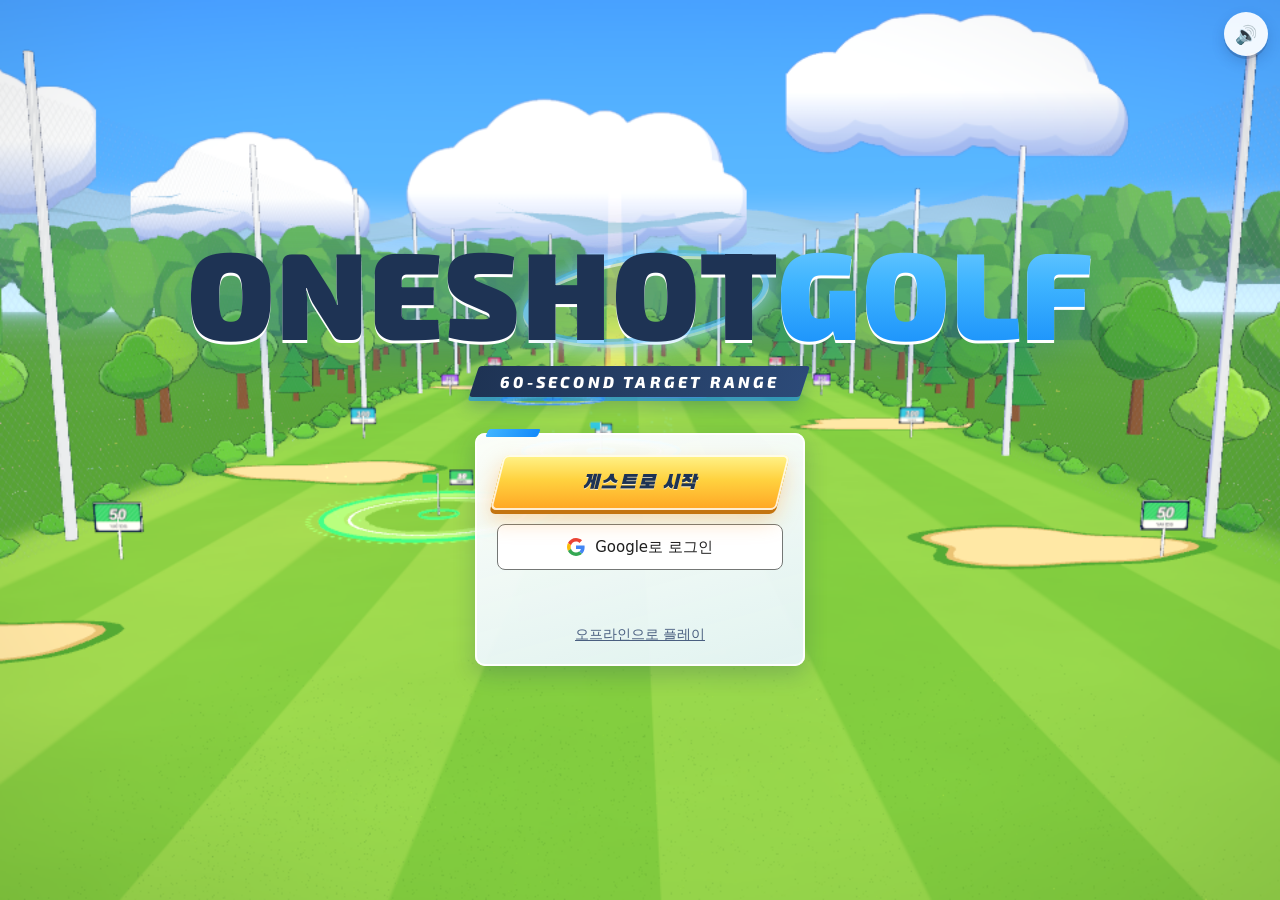
<file: index.html>
<!doctype html>
<html lang="ko">
  <head>
    <meta charset="UTF-8" />
    <meta name="viewport" content="width=device-width, initial-scale=1, maximum-scale=1, user-scalable=no, viewport-fit=cover" />
    <meta name="theme-color" content="#23c8ff" />
    <link rel="preconnect" href="https://fonts.googleapis.com" />
    <link rel="preconnect" href="https://fonts.gstatic.com" crossorigin />
    <link href="https://fonts.googleapis.com/css2?family=Black+Han+Sans&family=Exo+2:ital,wght@1,800;1,900&family=M+PLUS+Rounded+1c:wght@700;800&display=swap" rel="stylesheet" />
    <title>OneShotGolf — 60초 타깃 골프</title>
    <link rel="icon" href="data:image/svg+xml,<svg xmlns='http://www.w3.org/2000/svg' viewBox='0 0 100 100'><circle cx='50' cy='50' r='40' fill='white' stroke='%2323c8ff' stroke-width='8'/></svg>" />
    <script type="module" crossorigin src="./assets/main-1Ysx33g5.js"></script>
    <link rel="stylesheet" crossorigin href="./assets/main-D9eslPJM.css">
  </head>
  <body>
    <div id="app"></div>
    <div id="ui"></div>
  </body>
</html>
</file>
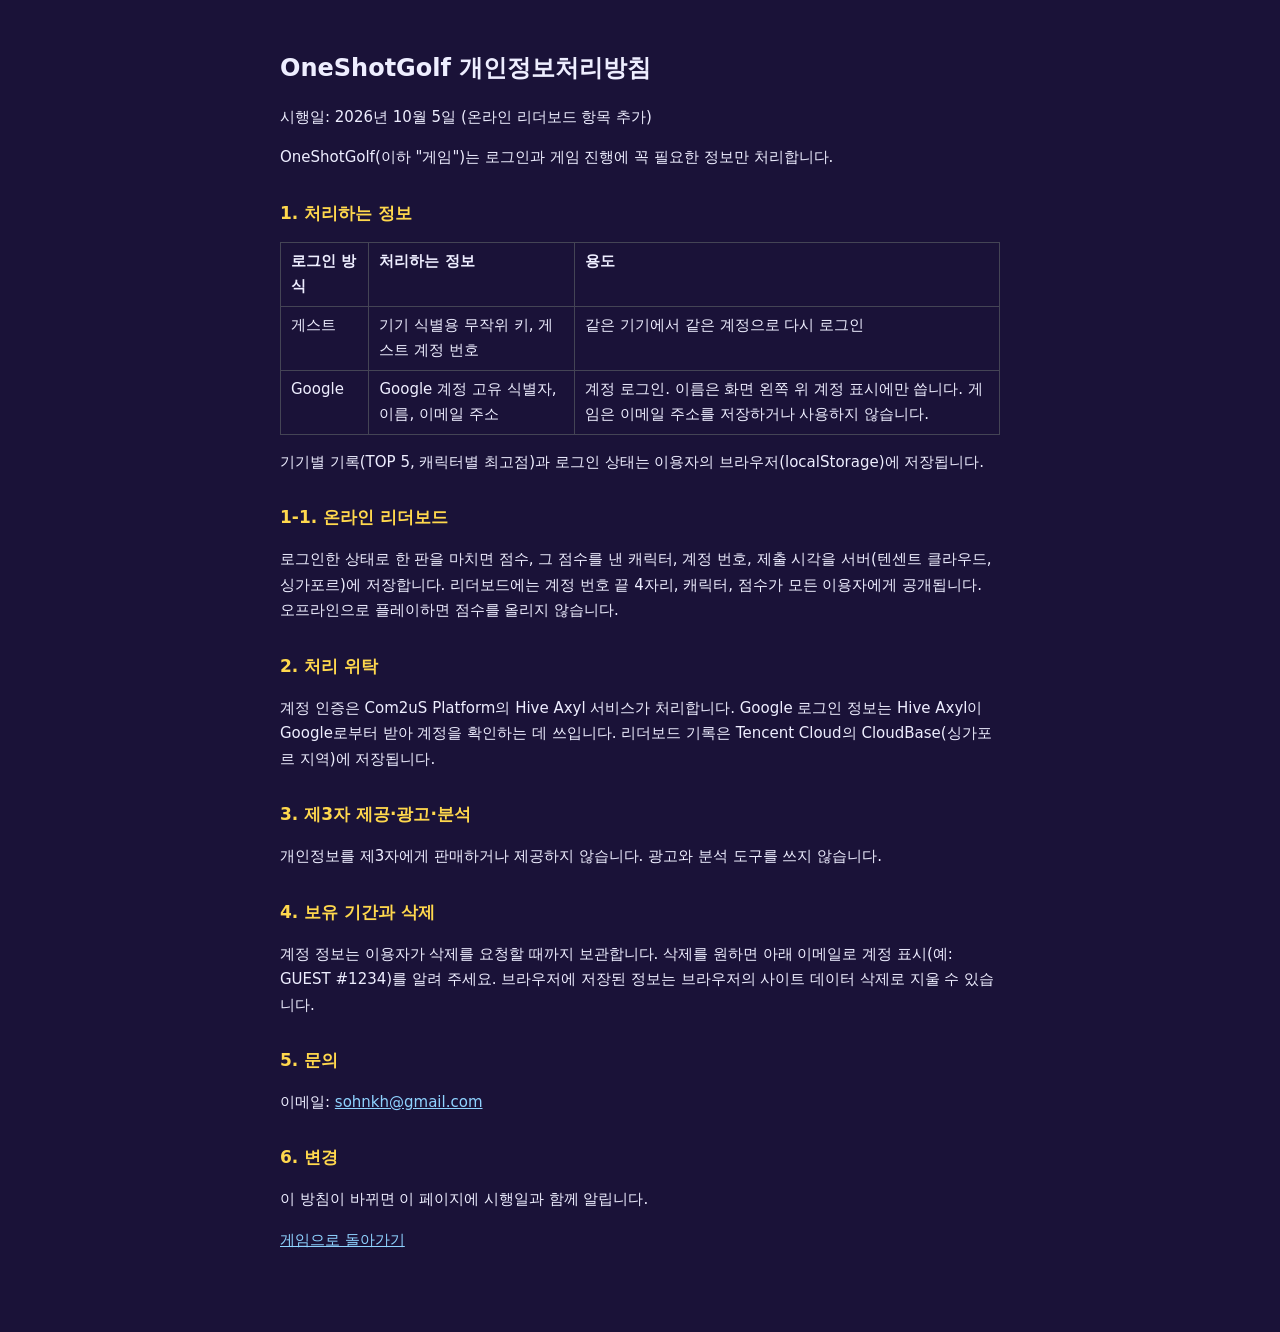
<file: privacy.html>
<!doctype html>
<html lang="ko">
  <head>
    <meta charset="UTF-8" />
    <meta name="viewport" content="width=device-width, initial-scale=1" />
    <title>개인정보처리방침 — OneShotGolf</title>
    <style>body{color:#eef;background:#1a1238;margin:0;font:15px/1.7 system-ui,sans-serif}main{max-width:720px;margin:0 auto;padding:32px 20px 64px}h1{font-size:24px}h2{color:#ffd84d;margin-top:28px;font-size:17px}a{color:#8fd3ff}td,th{text-align:left;vertical-align:top;border:1px solid #445;padding:6px 10px}table{border-collapse:collapse}</style>
  </head>
  <body>
    <main>
      <h1>OneShotGolf 개인정보처리방침</h1>
      <p>시행일: 2026년 10월 5일 (온라인 리더보드 항목 추가)</p>
      <p>OneShotGolf(이하 "게임")는 로그인과 게임 진행에 꼭 필요한 정보만 처리합니다.</p>

      <h2>1. 처리하는 정보</h2>
      <table>
        <tr><th>로그인 방식</th><th>처리하는 정보</th><th>용도</th></tr>
        <tr><td>게스트</td><td>기기 식별용 무작위 키, 게스트 계정 번호</td><td>같은 기기에서 같은 계정으로 다시 로그인</td></tr>
        <tr><td>Google</td><td>Google 계정 고유 식별자, 이름, 이메일 주소</td><td>계정 로그인. 이름은 화면 왼쪽 위 계정 표시에만 씁니다. 게임은 이메일 주소를 저장하거나 사용하지 않습니다.</td></tr>
      </table>
      <p>기기별 기록(TOP 5, 캐릭터별 최고점)과 로그인 상태는 이용자의 브라우저(localStorage)에 저장됩니다.</p>

      <h2>1-1. 온라인 리더보드</h2>
      <p>로그인한 상태로 한 판을 마치면 점수, 그 점수를 낸 캐릭터, 계정 번호, 제출 시각을 서버(텐센트 클라우드, 싱가포르)에 저장합니다. 리더보드에는 계정 번호 끝 4자리, 캐릭터, 점수가 모든 이용자에게 공개됩니다. 오프라인으로 플레이하면 점수를 올리지 않습니다.</p>

      <h2>2. 처리 위탁</h2>
      <p>계정 인증은 Com2uS Platform의 Hive Axyl 서비스가 처리합니다. Google 로그인 정보는 Hive Axyl이 Google로부터 받아 계정을 확인하는 데 쓰입니다. 리더보드 기록은 Tencent Cloud의 CloudBase(싱가포르 지역)에 저장됩니다.</p>

      <h2>3. 제3자 제공·광고·분석</h2>
      <p>개인정보를 제3자에게 판매하거나 제공하지 않습니다. 광고와 분석 도구를 쓰지 않습니다.</p>

      <h2>4. 보유 기간과 삭제</h2>
      <p>계정 정보는 이용자가 삭제를 요청할 때까지 보관합니다. 삭제를 원하면 아래 이메일로 계정 표시(예: GUEST #1234)를 알려 주세요. 브라우저에 저장된 정보는 브라우저의 사이트 데이터 삭제로 지울 수 있습니다.</p>

      <h2>5. 문의</h2>
      <p>이메일: <a href="mailto:sohnkh@gmail.com">sohnkh@gmail.com</a></p>

      <h2>6. 변경</h2>
      <p>이 방침이 바뀌면 이 페이지에 시행일과 함께 알립니다.</p>
      <p><a href="./">게임으로 돌아가기</a></p>
    </main>
  </body>
</html>
</file>
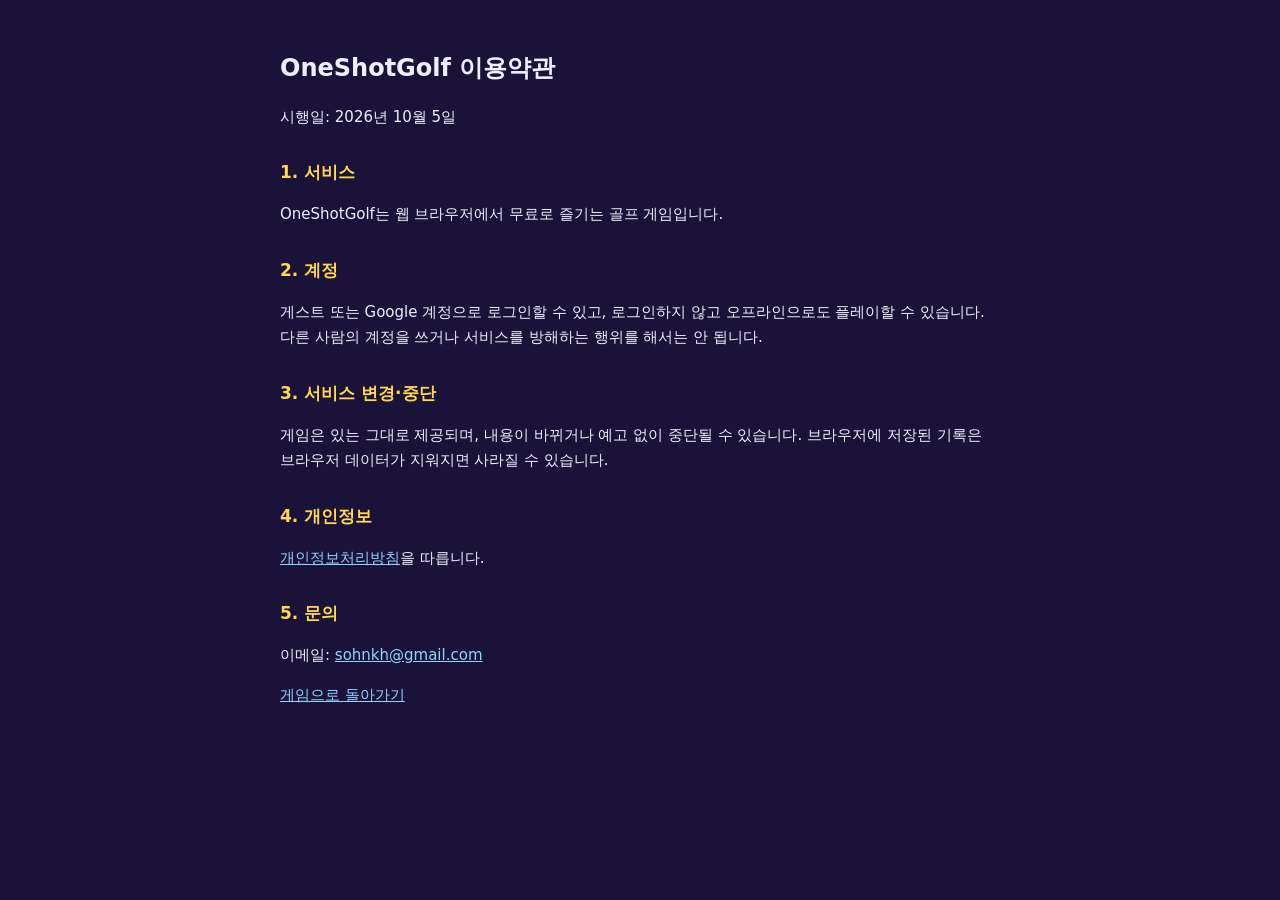
<file: terms.html>
<!doctype html>
<html lang="ko">
  <head>
    <meta charset="UTF-8" />
    <meta name="viewport" content="width=device-width, initial-scale=1" />
    <title>이용약관 — OneShotGolf</title>
    <style>body{color:#eef;background:#1a1238;margin:0;font:15px/1.7 system-ui,sans-serif}main{max-width:720px;margin:0 auto;padding:32px 20px 64px}h1{font-size:24px}h2{color:#ffd84d;margin-top:28px;font-size:17px}a{color:#8fd3ff}</style>
  </head>
  <body>
    <main>
      <h1>OneShotGolf 이용약관</h1>
      <p>시행일: 2026년 10월 5일</p>
      <h2>1. 서비스</h2>
      <p>OneShotGolf는 웹 브라우저에서 무료로 즐기는 골프 게임입니다.</p>
      <h2>2. 계정</h2>
      <p>게스트 또는 Google 계정으로 로그인할 수 있고, 로그인하지 않고 오프라인으로도 플레이할 수 있습니다. 다른 사람의 계정을 쓰거나 서비스를 방해하는 행위를 해서는 안 됩니다.</p>
      <h2>3. 서비스 변경·중단</h2>
      <p>게임은 있는 그대로 제공되며, 내용이 바뀌거나 예고 없이 중단될 수 있습니다. 브라우저에 저장된 기록은 브라우저 데이터가 지워지면 사라질 수 있습니다.</p>
      <h2>4. 개인정보</h2>
      <p><a href="privacy.html">개인정보처리방침</a>을 따릅니다.</p>
      <h2>5. 문의</h2>
      <p>이메일: <a href="mailto:sohnkh@gmail.com">sohnkh@gmail.com</a></p>
      <p><a href="./">게임으로 돌아가기</a></p>
    </main>
  </body>
</html>
</file>
<file: assets/main-D9eslPJM.css>
:root{--ink:#1e3354;--ink-soft:#4a5f80;--muted:#7586aa;--sky:#3fb4ff;--sky-deep:#128afa;--pink:#ff5fa2;--yellow:#ffd23f;--orange:#ffa524;--mint:#3fe0b0;--fever:#ff4f7b;--panel:linear-gradient(165deg, #fffffff7, #e8f5ffeb);--shadow:0 8px 22px #142c6438;--radius:10px;--display:"Exo 2", "Apple SD Gothic Neo", "Malgun Gothic", "Noto Sans KR", sans-serif;--display-kr:"Exo 2", "Black Han Sans", "Apple SD Gothic Neo", "Malgun Gothic", sans-serif;--font:"M PLUS Rounded 1c", "Apple SD Gothic Neo", "Noto Sans KR", system-ui, sans-serif;--outline:2px 0 0 var(--ink), -2px 0 0 var(--ink), 0 2px 0 var(--ink), 0 -2px 0 var(--ink), 1.5px 1.5px 0 var(--ink), -1.5px 1.5px 0 var(--ink), 1.5px -1.5px 0 var(--ink), -1.5px -1.5px 0 var(--ink)}*{box-sizing:border-box}html,body{height:100%;color:var(--ink);font-family:var(--font);font-synthesis-weight:none;-webkit-user-select:none;user-select:none;-webkit-tap-highlight-color:transparent;touch-action:none;background:#bfe6ff;margin:0;overflow:hidden}#app,#app canvas{width:100%;height:100%;display:block;position:fixed;inset:0}#ui{pointer-events:none;position:fixed;inset:0}#ui .screen{padding:max(16px, env(safe-area-inset-top)) 16px max(16px, env(safe-area-inset-bottom));flex-direction:column;justify-content:center;align-items:center;display:flex;position:absolute;inset:0}#ui button,#ui .card,#ui .interactive{pointer-events:auto}button{cursor:pointer;color:var(--ink);background:0 0;border:0;font-family:inherit}.btn{isolation:isolate;font-family:var(--display-kr);letter-spacing:.08em;color:var(--ink);text-shadow:0 1px #ffffffb3;padding:14px 42px;font-size:20px;font-style:italic;font-weight:900;transition:transform .14s cubic-bezier(.3,1.6,.5,1);position:relative}.btn:before,.btn:after{content:"";z-index:-1;border-radius:6px;position:absolute;inset:0;transform:skew(-14deg)}.btn:before{background:linear-gradient(180deg, #fff38a 0%, var(--yellow) 45%, var(--orange) 100%);box-shadow:inset 0 0 0 2px #fffc,0 4px #c47410,0 10px 22px #ff961e59}.btn:after{background:linear-gradient(105deg,#0000 38%,#ffffffd9 50%,#0000 62%) -160% 0/220% 100% no-repeat;animation:3s ease-in-out infinite shine}@keyframes shine{0%,55%{background-position:-160% 0}to{background-position:260% 0}}.btn:hover{transform:translateY(-2px)}.btn:active{transform:translateY(3px)scale(.97)}.btn:disabled{opacity:.6}.btn.secondary{color:#fff;text-shadow:0 2px #0a3c8c80}.btn.secondary:before{background:linear-gradient(180deg, #7fd3ff, var(--sky) 45%, var(--sky-deep));box-shadow:inset 0 0 0 2px #ffffffbf,0 4px #0a5cb8,0 10px 22px #128afa4d}.btn.ghost{font-family:var(--display);letter-spacing:.04em;padding:10px 26px;font-size:16px}.btn.ghost:before{background:#ffffffeb;box-shadow:inset 0 0 0 2px #1b2a4a24,0 3px #1b2a4a33,0 8px 16px #142c6429}.btn.ghost:after{display:none}.panel{background:var(--panel);border-radius:var(--radius);box-shadow:var(--shadow), inset 0 0 0 2px #fffffff2;color:var(--ink);position:relative}.panel:before{content:"";background:linear-gradient(90deg, var(--sky), var(--sky-deep));border-radius:2px;width:52px;height:8px;position:absolute;top:-4px;left:12px;transform:skew(-24deg)}.panel h3{font-family:var(--display);letter-spacing:.16em;color:var(--ink);text-align:center;margin:0 0 8px;font-size:15px;font-style:italic;font-weight:900}.logo{font-family:var(--display);letter-spacing:.01em;text-align:center;color:var(--ink);filter:drop-shadow(0 3px #fff)drop-shadow(0 10px 22px #125ab447);padding:0 .12em;font-size:clamp(46px,12.5vw,124px);font-weight:900;line-height:.92;animation:.7s cubic-bezier(.2,1.5,.4,1) both logoIn;position:relative}.logo span{background-image:linear-gradient(180deg, #7fd3ff 0%, var(--sky) 45%, var(--sky-deep) 100%);color:#0000;-webkit-background-clip:text;background-clip:text}.logo:before{content:"";z-index:-1;border:.05em solid #3fb4ff8c;border-radius:50%;width:1.9em;height:.62em;margin:-.31em 0 0 -.95em;position:absolute;top:50%;left:50%;transform:rotate(-8deg);box-shadow:0 0 18px #3fb4ff73}@keyframes logoIn{0%{opacity:0;transform:scale(.6)rotate(-4deg)}to{opacity:1;transform:none}}.tagline{font-family:var(--display);letter-spacing:.2em;color:#fff;text-align:center;isolation:isolate;margin:18px 0 26px;padding:6px 26px;font-size:clamp(12px,2.6vw,16px);font-style:italic;font-weight:800;position:relative}.tagline:before{content:"";z-index:-1;background:linear-gradient(90deg,#1e3354,#2c4a78);border-radius:3px;position:absolute;inset:0;transform:skew(-18deg);box-shadow:0 4px #128afa99,0 8px 18px #123c784d}.top5{min-width:min(330px,100%);margin-top:26px;padding:16px 22px 14px}.top5 ol,.lb ol{margin:0;padding:0;list-style:none}.top5 li{border-radius:6px;justify-content:space-between;align-items:center;gap:10px;padding:5px 6px;font-size:15px;font-weight:800;display:flex}.top5 li:nth-child(odd){background:#23c8ff12}.top5 li b,.lb li b{min-width:26px;font-family:var(--display);color:var(--sky-deep);font-style:italic;font-weight:900}.top5 li:first-child b{color:var(--orange)}.top5 li span:last-child,.lb li span:last-child{font-family:var(--display);font-variant-numeric:tabular-nums;font-style:italic;font-weight:900}.top5 li .who{color:var(--ink-soft);text-overflow:ellipsis;white-space:nowrap;flex:1;font-weight:700;overflow:hidden}.top5 li.me,.lb li.me{background:#ffd23f4d}.top5 li.me .who,.lb li.me .who{color:var(--ink)}.empty{color:var(--ink-soft);text-align:center;font-size:14px;font-weight:700}.lb-btn{margin-top:12px}.login{flex-direction:column;align-items:stretch;gap:14px;min-width:min(330px,100%);margin-top:10px;padding:22px 22px 16px;display:flex}.login .btn{width:100%}.gsi{color:#1f1f1f;background:#fff;border:1px solid #747775;border-radius:8px;justify-content:center;align-items:center;gap:10px;height:46px;padding:0 16px;font:500 15px/1 Roboto,system-ui,sans-serif;display:flex}.gsi svg{width:18px;height:18px}.gsi:disabled{opacity:.6}.login-msg{text-align:center;min-height:20px;color:var(--pink);font-size:14px;font-weight:800}.login-err{flex-direction:column;gap:10px;display:flex}.login-err[hidden]{display:none}.link{color:var(--ink-soft);background:0 0;padding:6px;font-size:14px;font-weight:700;text-decoration:underline}.account{top:max(12px, env(safe-area-inset-top));z-index:10;pointer-events:auto;position:fixed;left:12px}.badge-btn{isolation:isolate;color:var(--ink);font-family:var(--display);letter-spacing:.06em;text-overflow:ellipsis;white-space:nowrap;max-width:60vw;padding:9px 16px;font-size:13px;font-style:italic;font-weight:800;position:relative;overflow:hidden}.badge-btn:before{content:"";z-index:-1;background:#ffffffeb;border-radius:5px;position:absolute;inset:0;transform:skew(-14deg);box-shadow:0 3px #1b2a4a33,0 6px 14px #142c642e}.account-menu{flex-direction:column;gap:10px;margin-top:10px;padding:12px;display:flex}.account-menu[hidden]{display:none}.select{gap:16px;flex-direction:row!important;justify-content:flex-end!important;align-items:stretch!important}.select .side{flex-direction:column;gap:12px;width:min(540px,52vw);min-height:0;animation:.45s cubic-bezier(.2,1.2,.4,1) both slideIn;display:flex}@keyframes slideIn{0%{opacity:0;transform:translate(40px)}to{opacity:1;transform:none}}.select .info{padding:16px 20px 14px;overflow:hidden}.bigname{left:max(22px, env(safe-area-inset-left));top:max(18px, env(safe-area-inset-top));pointer-events:none;max-width:calc(100% - min(540px,52vw) - 60px);position:absolute}.bigname span{font-family:var(--display);letter-spacing:.16em;color:#fff;background:var(--ink);border-radius:3px;padding:3px 14px;font-size:13px;font-style:italic;font-weight:900;display:inline-block;transform:skew(-14deg)}.bigname b{font-family:var(--display);letter-spacing:-.01em;color:var(--ink);text-shadow:0 2px #ffffffd9,0 0 14px #fff9;margin-top:6px;font-size:clamp(24px,3vw,40px);font-style:italic;font-weight:900;line-height:1;display:block}.spinhint{left:calc(50% - min(540px,52vw)/2);bottom:max(18px, env(safe-area-inset-bottom));color:#fff;white-space:nowrap;pointer-events:none;background:#1b2a4a8c;border-radius:99px;padding:5px 14px;font-size:13px;font-weight:800;position:absolute;transform:translate(-50%)}.bigname.in{animation:.5s cubic-bezier(.2,1.3,.4,1) both nameIn}@keyframes nameIn{0%{opacity:0;transform:translate(-40px)}to{opacity:1;transform:none}}.select .info:after{content:"";pointer-events:none;background:repeating-linear-gradient(90deg,#23c8ff1a 0 10px,#0000 10px 20px);width:160px;position:absolute;top:0;bottom:0;right:-30px;transform:skew(-20deg)}.select .info .name{font-family:var(--display);color:var(--ink);font-size:30px;font-style:italic;font-weight:900;line-height:1.1}.select .info .meta{letter-spacing:.04em;color:#fff;background:var(--ink);border-radius:3px;margin:6px 0 10px;padding:3px 12px;font-size:12px;font-weight:800;display:inline-block;transform:skew(-12deg)}.stat{color:var(--ink-soft);grid-template-columns:62px 1fr;align-items:center;gap:10px;margin:6px 0;font-size:13px;font-weight:800;display:grid}.stat .bar{grid-template-columns:repeat(5,1fr);gap:4px;display:grid}.stat .bar i{background:#1b2a4a1a;border-radius:2px;height:12px;transform:skew(-20deg)}.stat .bar i.on{background:linear-gradient(180deg, color-mix(in srgb, var(--c,var(--sky)) 70%, #fff), var(--c,var(--sky)));box-shadow:0 0 8px color-mix(in srgb, var(--c,var(--sky)) 60%, transparent)}.grid{pointer-events:auto;touch-action:pan-y;flex:1;grid-template-columns:repeat(auto-fill,minmax(150px,1fr));align-content:start;gap:10px;min-height:0;padding:6px 4px;display:grid;overflow-y:auto}.card{cursor:pointer;text-align:left;color:var(--ink);background:linear-gradient(165deg,#fff,#eaf6ff);border:0;border-radius:10px;align-items:center;gap:10px;padding:9px 12px;transition:transform .15s cubic-bezier(.3,1.6,.5,1);display:flex;position:relative;box-shadow:0 0 0 2px #1b2a4a1a,0 5px 12px #142c6429}.card:hover{transform:translateY(-2px)}.card.on{box-shadow:0 0 0 3px var(--ink), 0 0 0 6px var(--yellow), 0 10px 20px #ffaa1e59;background:linear-gradient(165deg,#fffbe0,#ffe88a);transform:translateY(-3px)}.card .sw{border-radius:50%;flex:none;width:46px;height:46px;box-shadow:0 0 0 3px #fff,0 0 0 5px #1b2a4a2e,0 3px 8px #0003}.card .n{font-size:13px;font-weight:900;line-height:1.15}.card .s{color:var(--ink-soft);font-size:11px;font-weight:800;font-family:var(--display);margin-top:3px;font-style:italic}.select .actions{align-items:center;gap:14px;padding:4px 8px;display:flex}.select .actions .btn{flex:1}.select .actions .btn:not(.ghost){flex:1.6;font-size:22px}.count{font-family:var(--display);background-image:linear-gradient(180deg, #fff 25%, #fff3a8 55%, var(--orange));color:#0000;-webkit-text-stroke:clamp(3px, .8vw, 6px) var(--ink);filter:drop-shadow(0 8px 0 var(--ink)) drop-shadow(0 16px 30px #14327859);-webkit-background-clip:text;background-clip:text;padding:0 .15em;font-size:clamp(100px,26vw,220px);font-style:italic;font-weight:900;line-height:1;animation:.8s cubic-bezier(.2,1.6,.4,1) pop}@keyframes pop{0%{opacity:0;transform:scale(2.2)rotate(-8deg)}35%{opacity:1;transform:scale(1)rotate(0)}to{opacity:.9;transform:scale(.92)}}.hud{justify-content:space-between!important}.hud .top{grid-template-columns:1fr auto 1fr;align-items:start;gap:8px;width:100%;padding-right:52px;display:grid}.hud .box{padding:9px 16px 8px}.hud .lbl{font-family:var(--display);color:var(--sky-deep);letter-spacing:.18em;font-size:11px;font-style:italic;font-weight:900}.hud .val{font-family:var(--display);font-variant-numeric:tabular-nums;color:var(--ink);font-size:clamp(24px,5vw,36px);font-style:italic;font-weight:900;line-height:1}.hud .val.bump{animation:.22s cubic-bezier(.2,1.8,.4,1) bump}@keyframes bump{0%{color:var(--pink);transform:scale(1.35)}to{transform:scale(1)}}.hud .top>.box:first-child{justify-self:start;min-width:120px}.hud .right{text-align:right;justify-self:end;min-width:96px}.hud .timer{border-radius:50%;flex-direction:column;justify-content:center;align-items:center;width:104px;height:104px;padding:0;display:flex}.hud .timer:before{display:none}.hud .timer .ring{background:conic-gradient(var(--sky) calc(var(--t,1) * 360deg), #1b2a4a24 0);border-radius:50%;position:absolute;inset:-6px;-webkit-mask:radial-gradient(farthest-side,#0000 calc(100% - 8px),#000 calc(100% - 7px));mask:radial-gradient(farthest-side,#0000 calc(100% - 8px),#000 calc(100% - 7px))}.hud .timer .val{font-size:clamp(36px,8vw,50px)}.hud.fever .timer .ring{background:conic-gradient(var(--fever) calc(var(--t,1) * 360deg), #ff4f7b33 0)}.hud.fever .timer{animation:.5s infinite alternate throb;box-shadow:0 0 0 4px #ff4f7b59,0 0 30px #ff4f7b99}.hud.fever .timer .val{color:var(--fever)}.feverTag{font-family:var(--display);color:#fff;background:var(--fever);letter-spacing:.1em;white-space:nowrap;border-radius:3px;padding:2px 10px;font-size:12px;font-style:italic;font-weight:900;display:none;position:absolute;bottom:-18px;transform:skew(-14deg)}.hud.fever .feverTag{display:block}.hud.fever:after{content:"";pointer-events:none;animation:.5s infinite alternate throbGlow;position:absolute;inset:0;box-shadow:inset 0 0 90px #ff4f7b73}@keyframes throb{to{transform:scale(1.06)}}@keyframes throbGlow{to{opacity:.55}}.combo{font-family:var(--display);color:#fff;margin-top:4px;font-size:13px;font-style:italic;font-weight:900;display:inline-block}.combo:not(:empty){background:linear-gradient(90deg, var(--pink), var(--orange));border-radius:3px;padding:2px 10px;transform:skew(-14deg);box-shadow:0 3px #b8336d}.bottom{flex-direction:column;align-items:center;gap:12px;width:100%;margin-bottom:8px;display:flex;position:relative}.hint{font-family:var(--display);letter-spacing:.04em;color:#fff;text-shadow:0 1px #0003;background:linear-gradient(90deg, var(--sky-deep), var(--sky));border-radius:4px;padding:7px 20px;font-size:15px;font-style:italic;font-weight:900;transform:skew(-12deg);box-shadow:0 3px #1160c0,0 8px 16px #1464dc4d}.hgauge{visibility:hidden;white-space:nowrap;font-family:var(--display);letter-spacing:.06em;color:#fff;text-shadow:var(--outline);align-items:center;gap:10px;font-size:14px;font-style:italic;font-weight:900;display:flex}.hgauge.show{visibility:visible}.hgauge .bar{width:min(400px,58vw);height:26px;box-shadow:inset 0 0 0 3px #fff, 0 0 0 2.5px var(--ink), 0 6px 14px #142c6447;background:linear-gradient(90deg,#ff8fbe,#ffe3ef 26%,#fff 40% 60%,#def5ff 74%,#7fd8ff);border-radius:13px;display:block;position:relative}.hgauge i,.pgauge i{display:block;position:absolute}.hgauge .mid{background:#1b2a4a59;width:2px;margin-left:-1px;top:4px;bottom:4px;left:50%}.hgauge .tick{background:var(--tc);width:9px;box-shadow:0 0 0 2px #fff, 0 0 12px var(--tc);border-radius:3px;margin-left:-4.5px;top:-7px;bottom:-7px}.hgauge .mark{background:var(--ink);border-radius:3px;width:10px;margin-left:-5px;top:-9px;bottom:-9px;transform:skew(-12deg);box-shadow:0 0 0 2px #fff,0 3px 8px #0000004d}.hgauge.locked .mark{background:var(--yellow);box-shadow:0 0 0 2.5px var(--ink), 0 0 16px var(--yellow)}.hgauge.locked .bar{opacity:.8}.pgauge{visibility:hidden;flex-direction:column;align-items:center;gap:8px;display:flex;position:absolute;bottom:150px;right:24px}.pgauge.show{visibility:visible}.pgauge .lbl{font-family:var(--display);letter-spacing:.14em;color:#fff;text-shadow:var(--outline);font-size:12px;font-style:italic;font-weight:900}.pgauge .bar{width:30px;height:min(34vh,260px);box-shadow:inset 0 0 0 3px #fff, 0 0 0 2.5px var(--ink), 0 6px 14px #142c6447;background:#ffffffeb;border-radius:15px;display:block;position:relative}.pgauge .fill{background:linear-gradient(0deg, var(--mint), var(--yellow) 70%, var(--pink));border-radius:10px;max-height:calc(100% - 10px);bottom:5px;left:5px;right:5px;box-shadow:0 0 14px #ffd23f99}.pgauge .tick{background:var(--tc);height:7px;box-shadow:0 0 0 2px #fff, 0 0 12px var(--tc);border-radius:3px;margin-bottom:-3.5px;left:-10px;right:-10px}.pgauge .yd{min-height:22px;font-family:var(--display);color:#fff;text-shadow:var(--outline);font-size:18px;font-style:italic;font-weight:900}.pgauge.idle{opacity:.5}.hud.locked .clubs button{opacity:.5;pointer-events:none}.clubs{gap:12px;display:flex}.clubs button{isolation:isolate;min-width:80px;color:var(--ink);flex-direction:column;align-items:center;gap:1px;padding:8px 12px 6px;transition:transform .15s cubic-bezier(.3,1.6,.5,1);display:flex;position:relative}.clubs button:before{content:"";z-index:-1;background:linear-gradient(#fff,#e6f4ff);border-radius:8px;position:absolute;inset:0;transform:skew(-10deg);box-shadow:0 0 0 2px #1b2a4a38,0 4px #1b2a4a40,0 8px 14px #142c6433}.clubs button b{font-family:var(--display);font-size:21px;font-style:italic;font-weight:900;line-height:1.1}.clubs button span{font-family:var(--display);color:var(--ink-soft);font-size:12px;font-style:italic;font-weight:800}.clubs button.on{transform:translateY(-7px)scale(1.06)}.clubs button.on:before{background:linear-gradient(180deg, #fff8c4, var(--yellow));box-shadow:0 0 0 3px var(--ink), 0 4px 0 #0b1530, 0 0 22px #ffd23fd9}.clubs button.on span{color:var(--ink)}.clubs .dots{gap:3px;display:flex;position:absolute;top:-6px;right:-2px}.clubs .dots i{border-radius:50%;width:12px;height:12px;display:block;box-shadow:0 0 0 2px #fff,0 0 0 3.5px #1b2a4a80}.tlabels{pointer-events:none;position:absolute;inset:0}.tlabel{text-align:center;white-space:nowrap;box-shadow:0 0 0 2.5px var(--c), 0 0 0 4px #ffffffe6, 0 5px 12px #142c644d;background:#fff;border-radius:9px;padding:2px 10px 3px;transition:transform .15s;position:absolute;transform:translate(-50%,-100%)}.tlabel:after{content:"";border:7px solid #0000;border-bottom:0;border-top-color:var(--c);margin-left:-7px;position:absolute;bottom:-8px;left:50%}.tlabel b{font-family:var(--display);color:var(--c);filter:brightness(.85)saturate(1.3);font-size:17px;font-style:italic;font-weight:900;line-height:1.1;display:block}.tlabel span{font-family:var(--display);color:var(--ink-soft);font-size:11px;font-style:italic;font-weight:800;display:block}.tlabel.jackpot{background:linear-gradient(#fffbe2,#ffe58a);animation:.8s ease-in-out infinite alternate jackpot}.tlabel.jackpot b{color:#e08a00;filter:none}@keyframes jackpot{to{box-shadow:0 0 0 2.5px var(--c), 0 0 0 4px #fff, 0 0 22px #ffc83df2}}.tlabel.sel{z-index:1;transform:translate(-50%,-100%)scale(1.25)}.note{font-family:var(--display);white-space:nowrap;color:#fff;text-shadow:var(--outline), 0 6px 14px #142c6459;font-size:32px;font-style:italic;font-weight:900;animation:.9s cubic-bezier(.2,1.4,.4,1) forwards note;position:absolute;bottom:100%;left:50%;transform:translate(-50%)}@keyframes note{0%{opacity:0;transform:translate(-50%,12px)scale(.5)}20%{opacity:1;transform:translate(-50%)scale(1.15)}75%{opacity:1}to{opacity:0;transform:translate(-50%,-18px)scale(1)}}.popup{text-align:center;pointer-events:none;white-space:nowrap;isolation:isolate;animation:1.4s cubic-bezier(.2,1.3,.4,1) forwards popup;position:absolute;top:32%;left:50%;transform:translate(-50%,-50%)}.popup:before{content:"";z-index:-1;background:repeating-conic-gradient(from 0deg, color-mix(in srgb, var(--pc,#ffd23f) 55%, transparent) 0 6deg, transparent 6deg 18deg);width:340px;height:340px;margin:-170px 0 0 -170px;animation:1.4s linear forwards spin;position:absolute;top:42%;left:50%;-webkit-mask:radial-gradient(closest-side,#000 20%,#0000);mask:radial-gradient(closest-side,#000 20%,#0000)}@keyframes spin{to{opacity:0;transform:rotate(40deg)scale(1.2)}}.popup .big{font-family:var(--display);background-image:linear-gradient(180deg, #fff 22%, color-mix(in srgb, var(--pc,#ffd23f) 55%, #fff) 50%, var(--pc,#ffd23f) 90%);color:#0000;-webkit-text-stroke:3px var(--ink);filter:drop-shadow(0 5px 0 var(--ink)) drop-shadow(0 12px 18px #142c644d);-webkit-background-clip:text;background-clip:text;padding:0 .12em;font-size:clamp(52px,11vw,92px);font-style:italic;font-weight:900;line-height:1}.popup .small{font-family:var(--display);color:#fff;letter-spacing:.06em;background:var(--ink);border-radius:3px;margin-top:8px;padding:4px 16px;font-size:clamp(14px,3.4vw,20px);font-style:italic;font-weight:900;display:inline-block;transform:skew(-12deg);box-shadow:0 4px #00000040}@keyframes popup{0%{opacity:0;transform:translate(-50%,-20%)scale(.3)rotate(-6deg)}14%{opacity:1;transform:translate(-50%,-50%)scale(1.18)rotate(2deg)}24%{transform:translate(-50%,-50%)scale(1)rotate(0)}80%{opacity:1}to{opacity:0;transform:translate(-50%,-78%)scale(1)}}.minimap{width:150px;height:260px;box-shadow:0 0 0 3px #fff, 0 0 0 5px #1b2a4a40, var(--shadow);border-radius:12px;padding:0;position:absolute;top:50%;left:16px;transform:translateY(-50%)}.result .panel{text-align:center;width:min(440px,100%);margin-top:56px;padding:26px 30px 22px;animation:.5s cubic-bezier(.2,1.3,.4,1) both resultIn}@keyframes resultIn{0%{opacity:0;transform:translateY(40px)scale(.9)}to{opacity:1;transform:none}}.result .face{width:92px;height:92px;box-shadow:0 0 0 4px #fff, 0 0 0 7px var(--sky), 0 8px 20px #142c6459;border-radius:50%;margin:-74px auto 6px;display:block}.result .title{color:var(--ink-soft);font-family:var(--display);letter-spacing:.18em;font-size:14px;font-style:italic;font-weight:900}.result .rank{font-family:var(--display);background-image:var(--rg);color:#0000;-webkit-text-stroke:3px var(--ink);filter:drop-shadow(0 4px 0 var(--ink));-webkit-background-clip:text;background-clip:text;padding:0 .1em;font-size:74px;font-style:italic;font-weight:900;line-height:1;animation:.6s cubic-bezier(.2,1.8,.4,1) .5s both rankIn;position:absolute;top:10px;right:18px}@keyframes rankIn{0%{opacity:0;transform:scale(3)rotate(-20deg)}to{opacity:1;transform:rotate(-8deg)}}.result .score{font-family:var(--display);font-variant-numeric:tabular-nums;background-image:linear-gradient(180deg, #fff8c0 15%, var(--yellow) 55%, var(--orange));color:#0000;-webkit-text-stroke:3px var(--ink);filter:drop-shadow(0 5px 0 var(--ink));-webkit-background-clip:text;background-clip:text;padding:0 .1em;font-size:clamp(66px,16vw,100px);font-style:italic;font-weight:900;line-height:1.05}.result .badge{font-family:var(--display);letter-spacing:.1em;color:#fff;background:linear-gradient(90deg, var(--pink), var(--orange));border-radius:3px;margin:6px 0;padding:5px 16px;font-size:13px;font-style:italic;font-weight:900;display:inline-block;transform:skew(-12deg);box-shadow:0 3px #b8336d}.result .stats{grid-template-columns:repeat(3,1fr);gap:10px;margin:16px 0 22px;display:grid}.result .stats div{background:#fff;border-radius:10px;padding:9px 4px 7px;box-shadow:0 0 0 2px #23c8ff40,0 4px 10px #142c641a}.result .stats b{font-family:var(--display);color:var(--ink);font-size:24px;font-style:italic;font-weight:900;display:block}.result .stats span{color:var(--ink-soft);font-size:11px;font-weight:800}.result .row{flex-wrap:wrap;justify-content:center;gap:14px;display:flex}.result .online{color:var(--sky-deep);margin-top:6px;font-size:15px;font-weight:900}.mute{top:max(12px, env(safe-area-inset-top));pointer-events:auto;z-index:10;background:#ffffffeb;border-radius:50%;width:44px;height:44px;font-size:18px;position:fixed;right:12px;box-shadow:0 3px #1b2a4a33,0 6px 14px #142c6433}.loading{flex-direction:column;align-items:center;gap:20px;display:flex}.loading .bar{width:min(340px,72vw);height:12px;box-shadow:0 0 0 2.5px var(--ink);background:#ffffffb3;border-radius:6px;display:block;overflow:hidden}.loading .bar i{background:repeating-linear-gradient(-45deg, var(--sky) 0 10px, #6fdcff 10px 20px);border-radius:0;width:0;height:100%;transition:width .2s;display:block;transform:none}.loading .pct{font-family:var(--display);letter-spacing:.3em;color:var(--ink);font-size:13px;font-style:italic;font-weight:900}.lb{flex-direction:column;width:min(440px,100%);max-height:min(78vh,720px);padding:18px 20px;display:flex}.lb-body{flex:1;overflow-y:auto}.lb li{border-radius:6px;justify-content:space-between;gap:10px;padding:6px;font-size:15px;font-weight:800;display:flex}.lb li:nth-child(odd){background:#23c8ff12}.lb li .who{color:var(--ink-soft);text-overflow:ellipsis;white-space:nowrap;flex:1;overflow:hidden}.lb-me{text-align:center;color:var(--sky-deep);margin-top:10px;font-weight:900}.lb .row{justify-content:center;gap:12px;margin-top:12px;display:flex}.focuslines{pointer-events:none;opacity:0;z-index:4;background:50%/cover no-repeat;position:fixed;inset:-12%}.focuslines.on{animation:.42s ease-out forwards focuslines}@keyframes focuslines{0%{opacity:var(--fl,1);transform:scale(1.18)rotate(-1deg)}to{opacity:0;transform:scale(1)rotate(1.5deg)}}@media (width<=760px){.select{flex-direction:column!important;justify-content:flex-end!important}.select .side{width:100%;max-height:58vh}.grid{grid-template-columns:repeat(2,1fr)}.select .info .name{font-size:22px}.select .info{padding:12px 16px}.spinhint{bottom:auto;left:50%;top:max(20px, env(safe-area-inset-top))}.bigname,.minimap{display:none}.pgauge{bottom:160px;left:14px;right:auto}.pgauge .bar{height:min(24vh,200px)}.hgauge{gap:6px;font-size:11px}.hgauge .bar{width:52vw}.clubs{gap:8px}.clubs button{min-width:66px;padding:7px 8px 5px}.hud .timer{width:88px;height:88px}.hud .box{padding:7px 12px 6px}}@media (prefers-reduced-motion:reduce){.btn:after,.popup:before{animation:none}}.versus-pane{width:50%;position:absolute;top:0;bottom:0;overflow:hidden}.versus-pane .hud .top{gap:6px;padding-right:0}.versus-pane .hud.remote .top{padding-right:52px}.versus-pane .hud .box{padding:8px 12px}.versus-pane .hud .top>.box:first-child{min-width:88px}.versus-pane .hud .right{min-width:80px}.versus-pane .hud .timer{width:72px;height:72px;padding:0}.versus-pane .hud .timer .val{font-size:34px}.versus-pane .hud .val{font-size:28px}.versus-pane .hud .lbl{font-size:10px}.versus-pane .minimap{width:96px;height:166px;left:12px}.versus-pane .bottom{gap:12px}.versus-pane .hgauge{justify-content:center;gap:7px;width:100%;font-size:11px}.versus-pane .hgauge .bar{flex:1;width:auto;min-width:60px;max-width:300px}.versus-pane .clubs{gap:8px}.versus-pane .clubs button{min-width:66px;padding:7px 8px 5px}.versus-pane .hint{max-width:100%;padding:6px 12px;font-size:12px}.versus-pane .pgauge{bottom:160px;left:auto;right:16px}.versus-pane .pgauge .bar{width:26px;height:min(30vh,220px)}.versus-pane .popup .big{font-size:clamp(36px,6vw,64px)}.versus-pane .popup .small{font-size:13px}.hud.remote .connection{padding:8px 14px;font-size:13px;font-weight:800;position:absolute;bottom:28px}.hud.remote .connection.disconnected{color:#b8336d}.hud.remote{pointer-events:none}.versus-reason{min-height:18px;font-size:13px}.versus-lobby-screen{place-items:center;display:grid}.versus-lobby{text-align:center;pointer-events:auto;width:min(540px,90vw);padding:28px}.versus-lobby form{justify-content:center;align-items:center;gap:10px;margin:18px 0;display:flex}.versus-lobby input,.versus-lobby select{font:inherit;border:1px solid #b6cada;border-radius:8px;max-width:100%;padding:10px}.versus-lobby input{text-transform:uppercase;letter-spacing:2px;width:130px}.versus-lobby [data-room-code]{letter-spacing:6px;font-size:30px}.versus-lobby [data-error]{color:#bd3554;min-height:22px}.versus-shell{pointer-events:none;position:absolute;inset:0}.versus-clock{z-index:6;text-align:center;padding:7px 14px;font-weight:900;position:absolute;top:110px;left:50%;transform:translate(-50%)}.versus-leave{pointer-events:auto;z-index:7;padding:6px 12px;font-size:12px;position:absolute;top:158px;left:50%;transform:translate(-50%)}.versus-result{pointer-events:auto;z-index:8;background:#14234099;place-items:center;display:grid;position:absolute;inset:0}.versus-result>.panel{text-align:center;padding:28px}.versus-score{font-size:36px;font-weight:900}.arcade-practice-banner{top:max(116px, calc(env(safe-area-inset-top) + 110px));width:max-content;max-width:calc(100vw - 24px);color:var(--ink);font:800 clamp(11px, 2.9vw, 14px) var(--display);text-align:center;z-index:5;align-items:center;gap:9px;padding:7px 8px 7px 12px;display:flex;position:absolute;left:50%;transform:translate(-50%)}.arcade-practice-banner p{margin:0}.arcade-practice-banner button{white-space:nowrap;min-height:36px;font:inherit;background:#f8fdff;border:1px solid #b4d7ef;border-radius:6px;padding:4px 8px}#ui .arcade-lobby-screen{padding:0 0 max(16px, env(safe-area-inset-bottom));overscroll-behavior:contain;touch-action:pan-y pinch-zoom;pointer-events:auto;color:#213b60;background:radial-gradient(at 80% 0,#ccf1ff,#0000 54%),linear-gradient(150deg,#f6faff,#eaf2fc 63%,#dfecfd);display:block;overflow:auto}.arcade-top{--header-gutter:max(22px, calc((100% - 1230px) / 2));min-height:58px;padding:env(safe-area-inset-top) max(68px, var(--header-gutter)) 0 var(--header-gutter);background:#fbfdffe8;border-bottom:1px solid #b9d8ef;justify-content:space-between;align-items:center;display:flex}.arcade-brand{color:#243f67;font:italic 900 22px var(--display);letter-spacing:-.065em;white-space:nowrap}.arcade-brand b{color:#0075c8}.arcade-main{width:min(1150px,100%,max(830px,136.84dvh - 285px));margin:auto;padding:0 27px 24px}.arcade-intro{flex-wrap:wrap;justify-content:space-between;align-items:end;gap:12px;padding:22px 0 12px;display:flex}.arcade-intro h1{font:900 clamp(30px, 4.4vw, 46px)/1.06 var(--display);letter-spacing:-.068em;margin:0}.arcade-intro h1:focus{outline:none}.arcade-kicker{color:#fff;width:max-content;font:900 11px var(--display);letter-spacing:.16em;clip-path:polygon(0 0,100% 0,calc(100% - 8px) 100%,0 100%);background:#253e66;margin:0 0 6px;padding:5px 15px 5px 13px}.arcade-hint{color:#3a597a;margin:8px 0 0;font-size:14px}.arcade-actions,.arcade-toolbar,.arcade-feedback,.arcade-code,.arcade-foot{align-items:center;gap:8px;display:flex}.arcade-toolbar{flex-wrap:wrap;justify-content:space-between;margin-bottom:8px}.arcade-feedback{margin-left:auto}.arcade-feedback p{color:#963044;margin:0;font-size:13px;font-weight:800}.arcade-count{color:#2b486a;white-space:nowrap;background:#f8fdfff2;border:1px solid #b6d9ef;border-radius:7px;margin:0;padding:7px 11px;font-size:12px;font-weight:850}.arcade-count b{color:#096cab}.arcade-code{background:#f8fdff;border:1px solid #bfdaf4;border-radius:8px;width:fit-content;margin:0 0 8px auto;padding:8px;font-size:13px;font-weight:800}.arcade-code input{width:93px;min-height:36px;color:inherit;font:inherit;text-transform:uppercase;letter-spacing:.08em;touch-action:manipulation;-webkit-user-select:text;user-select:text;background:#fff;border:1px solid #9bbdda;border-radius:5px;margin-left:6px;padding:4px 8px}.arcade-lobby-screen button:not(.arcade-seat){color:#22537e;min-height:38px;font:800 13px var(--display);white-space:nowrap;touch-action:manipulation;background:#f8fdff;border:1px solid #b4d7ef;border-radius:6px;padding:5px 10px}.arcade-lobby-screen button:hover:not([aria-disabled=true]):not(.arcade-seat){background:#dff3ff}.arcade-lobby-screen :is(button,input):focus-visible{outline-offset:3px;outline:3px solid #057ae0}.arcade-lobby-screen button[aria-disabled=true]{cursor:default;opacity:.6}.arcade-lobby-screen [hidden]{display:none}.arcade-halls{gap:16px;display:grid}.arcade-hall{isolation:isolate;background:#263653;border:1px solid #a5c3e3;border-radius:19px;position:relative;overflow:hidden;box-shadow:0 18px 44px #49689045}.arcade-hall img{width:100%;height:auto;display:block}.arcade-sprite{pointer-events:none;background-repeat:no-repeat;position:absolute}.arcade-sprite-mobile{display:none}.arcade-machine{--accent:#7fceff}.arcade-machine[data-tone=violet]{--accent:#d2b4ff}.arcade-machine[data-tone=mint]{--accent:#8ee0d6}.arcade-seat,.arcade-caption{left:var(--desktop-x);top:var(--desktop-y);position:absolute}.arcade-seat{z-index:2;touch-action:manipulation;border-radius:7px;place-items:end center;min-width:64px;min-height:44px;padding:0;display:grid;transform:translate(-50%,-94%)}.arcade-seat span{color:#fff;font:850 12px/1 var(--display);white-space:nowrap;background:linear-gradient(#1689df,#0564ba);border:1px solid #cbe9ff;border-radius:5px;padding:5px 8px;box-shadow:0 2px 5px #13295290}.arcade-machine[data-state=empty] .arcade-seat span{color:#44391b;background:linear-gradient(#fff4b8,#ffdf75);border-color:#fffae1}.arcade-seat[data-unavailable]:not(:focus){visibility:hidden}.arcade-seat[data-unavailable] span{background:#283c61}.arcade-lobby-screen .arcade-seat:focus-visible{outline-color:#f4eaa8}.arcade-seat:is(:hover,:focus-visible):not([aria-disabled=true]) span{filter:brightness(1.13)}.arcade-caption{z-index:1;border:1px solid #bfd9ff40;border-left:3px solid var(--accent);color:#e8f4ff;width:max-content;max-width:27%;font:850 12px/1.15 var(--display);white-space:nowrap;background:#172749f4;border-radius:4px;grid-template-columns:auto auto minmax(0,1fr);align-items:center;column-gap:5px;padding:4px 7px;display:grid;transform:translate(-50%,-50%);box-shadow:0 2px 4px #0b162866}.arcade-caption i{background:#a1b7d2;border-radius:50%;width:6px;height:6px}.arcade-machine[data-joinable] .arcade-caption i{background:#74e6cc}.arcade-machine:is([data-state=playing],[data-state=results]) .arcade-caption i{background:#e1b6ff}.arcade-caption small{text-overflow:ellipsis;color:#bdd8f2;font-size:10px;overflow:hidden}.arcade-foot{color:#4c6687;justify-content:space-between;margin:10px 0 0;font-size:11px}.arcade-announcement{clip-path:inset(50%);white-space:nowrap;width:1px;height:1px;position:absolute;overflow:hidden}@media (width<=900px){.arcade-caption{grid-template-columns:auto auto}.arcade-caption small{clip-path:inset(50%);width:1px;height:1px;position:absolute}}@media (width<=700px){.arcade-main{width:min(570px,100%);padding:0 12px 18px}.arcade-top{--header-gutter:15px}.arcade-brand{font-size:19px}.arcade-intro{gap:7px;padding:15px 2px 10px}.arcade-hint{margin-top:5px;font-size:12px}.arcade-hall{border-radius:12px}.arcade-sprite-desktop{display:none}.arcade-sprite-mobile:not([hidden]){display:block}.arcade-seat,.arcade-caption{left:var(--mobile-x);top:var(--mobile-y)}.arcade-caption{max-width:40%;font-size:10px}.arcade-seat span{padding:4px 6px;font-size:10px}}@media (width<=360px){.arcade-caption{column-gap:3px;padding:3px 4px}.arcade-caption i{width:4px;height:4px}}.arcade-arrival{animation:.18s ease-out both arcade-arrive}.arcade-arrival h2{margin:10px 0}.arcade-seat-pair{color:#187bc2;font:900 36px var(--display);justify-content:center;align-items:center;gap:22px;margin:26px auto;display:flex}.arcade-seat-pair span{color:#7295b4;font-size:18px}.arcade-practice-banner small{color:#526f89;margin-top:3px;font-size:10px;font-weight:600;display:block}.versus-shell.is-countdown .versus-clock{color:#126ab1;background:#f4fcff;box-shadow:0 4px 24px #267fb02b}.versus-result>.panel{width:min(460px,100vw - 32px);animation:.2s ease-out both arcade-arrive}.versus-result h2{font-size:clamp(22px,5vw,32px)}.versus-result .versus-score{margin-bottom:0}.versus-score-label{color:#526f89;margin:2px 0 20px}.versus-result [data-rematch-status]{max-width:340px;min-height:2.8em;margin:16px auto 0;font-size:13px;line-height:1.5}@keyframes arcade-arrive{0%{opacity:0;translate:0 8px}to{opacity:1;translate:0}}@media (prefers-reduced-motion:reduce){.arcade-arrival,.versus-result>.panel{animation:none}}#ui .arcade-character-screen{pointer-events:auto;background:#eaf4f9e8;justify-content:flex-start;overflow-y:auto}.arcade-character-panel{flex-shrink:0;width:min(840px,100%);margin:auto;padding:clamp(18px,3vw,30px)}.arcade-character-panel header h2{margin:8px 0;font-size:clamp(21px,4.5vw,30px)}.arcade-character-panel header>p:last-child{color:var(--ink-soft);font-size:14px;line-height:1.5}.arcade-character-body{grid-template-columns:220px minmax(0,1fr);align-items:center;gap:24px;margin-top:18px;display:grid}.arcade-character-info{text-align:center;background:#f6fbff;border:1px solid #cce2f2;border-radius:12px;padding:16px}.arcade-character-portrait{background:#d8edff;border-radius:50%;width:100px;height:100px}.arcade-character-info h3{margin:10px 0 3px;font-size:19px}.arcade-character-info>p{color:var(--ink-soft);margin:0 0 16px;font-size:12px}.arcade-character-grid{grid-template-columns:repeat(2,minmax(0,1fr));gap:16px 12px;padding:8px;overflow:visible}.arcade-character-grid .card{min-width:0;min-height:76px;padding:10px}.arcade-character-grid .card .n,.arcade-character-grid .card .s{display:block}.arcade-character-grid .card .n{overflow-wrap:anywhere}.arcade-character-grid .card.on{background:#dff4ff;box-shadow:0 0 0 3px #168bd0,0 5px 12px #2478b026}.arcade-character-grid .card:focus-visible{outline-offset:5px;outline:3px solid #132d50}.arcade-character-grid .card:disabled{cursor:wait;transform:none}.arcade-character-error{color:#b42d51;min-height:20px;margin:14px 0;font-size:14px}.arcade-character-actions{justify-content:space-between;gap:12px;display:flex}.arcade-character-actions .btn{padding:12px 18px;font-size:15px}@media (width<=600px){.arcade-character-body{grid-template-columns:1fr;gap:14px}.arcade-character-info{text-align:left;grid-template-columns:66px 1fr;column-gap:14px;padding:12px;display:grid}.arcade-character-portrait{grid-row:1/3;width:64px;height:64px}.arcade-character-info h3{margin:5px 0;font-size:17px}.arcade-character-info>p{margin:0}.arcade-character-info .stat{grid-column:1/-1;margin:4px 0}.arcade-character-grid .card .sw{width:34px;height:34px}.arcade-character-grid .card{gap:8px}.arcade-character-actions{flex-direction:column-reverse}.arcade-character-actions .btn{width:100%}}
</file>
